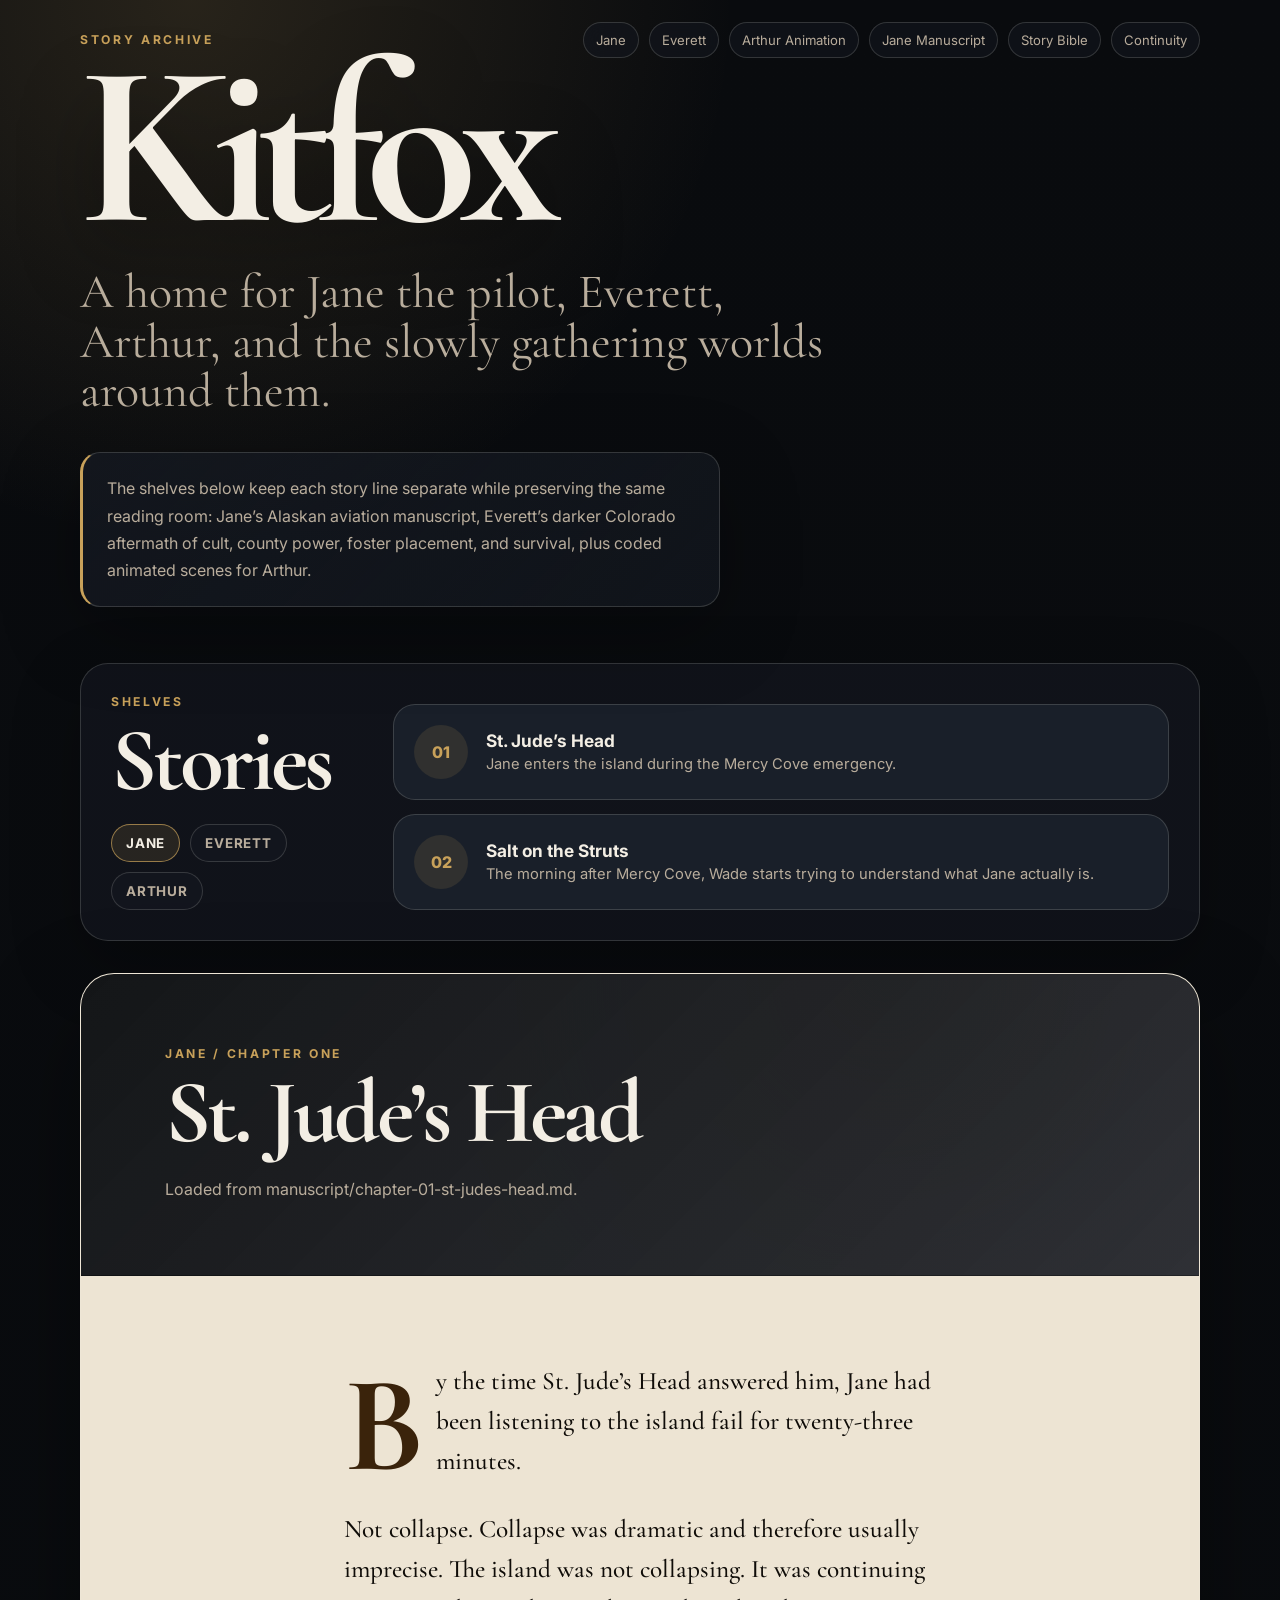
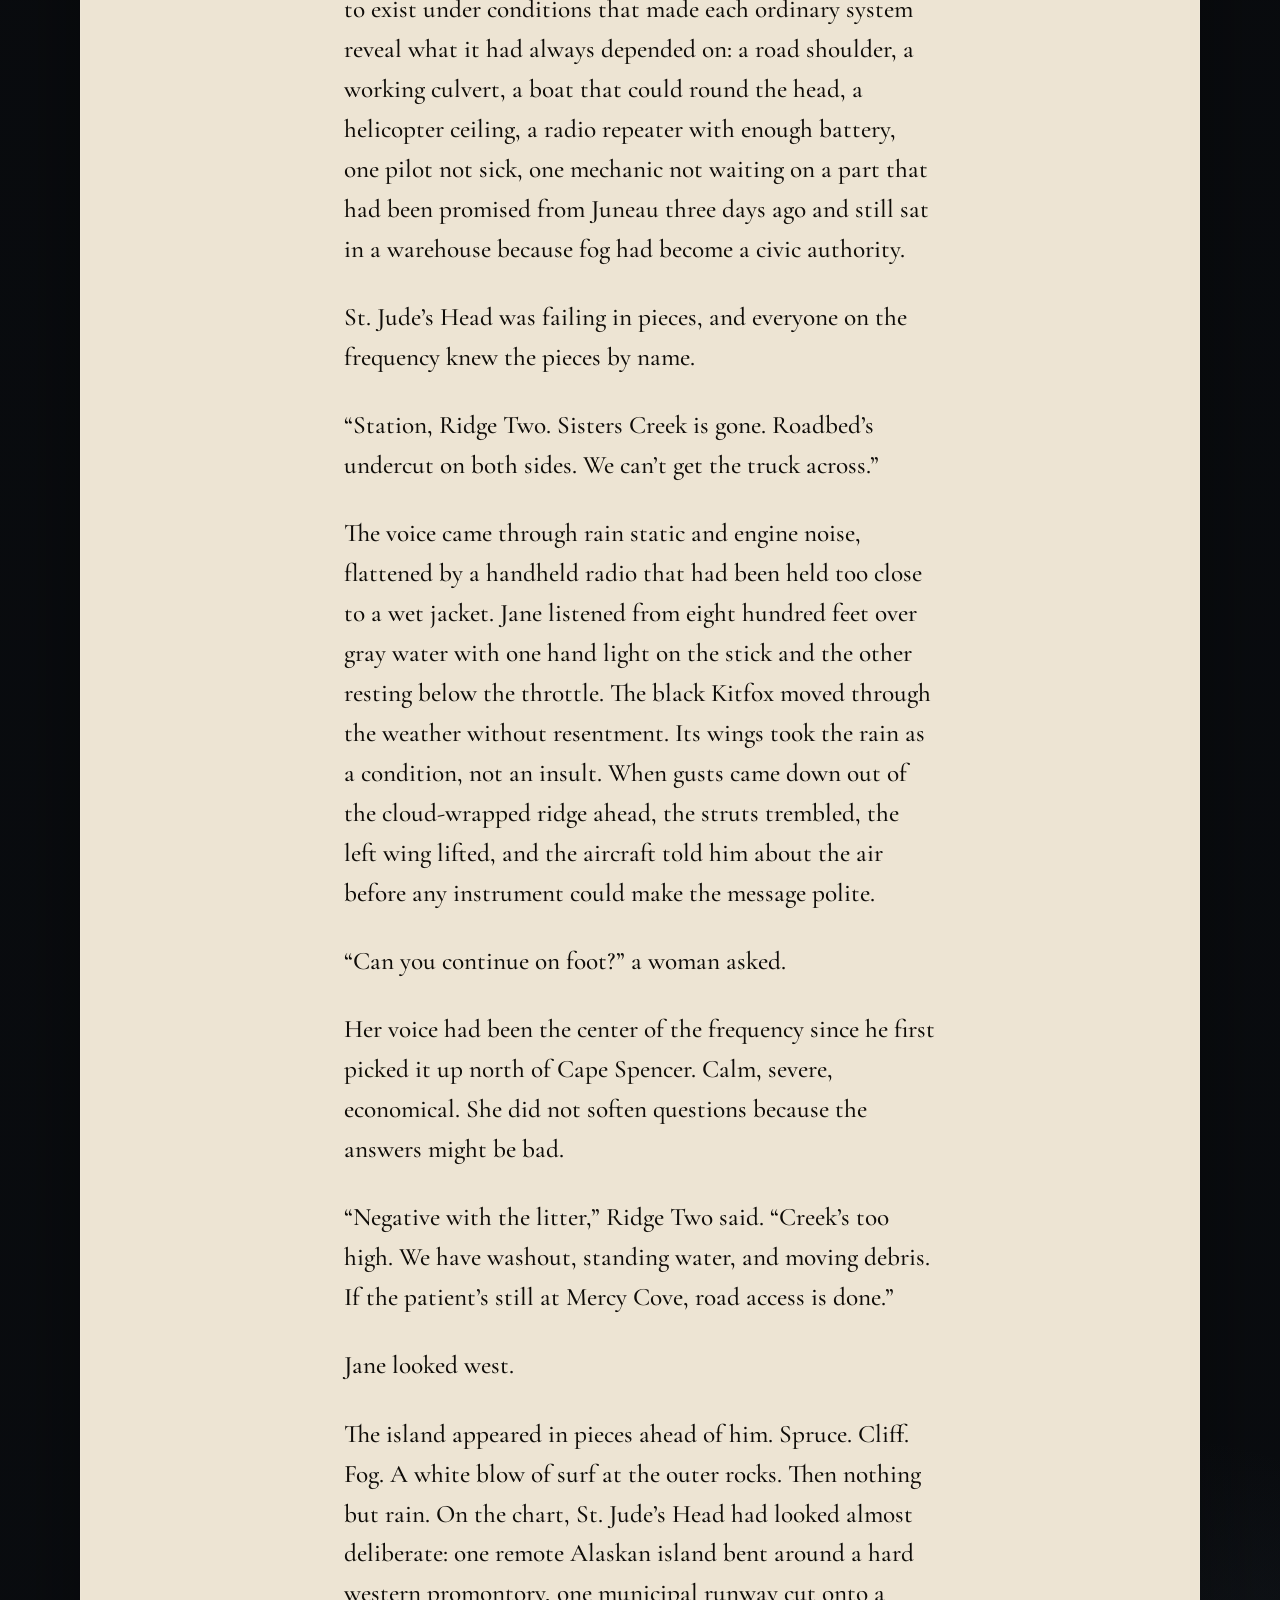
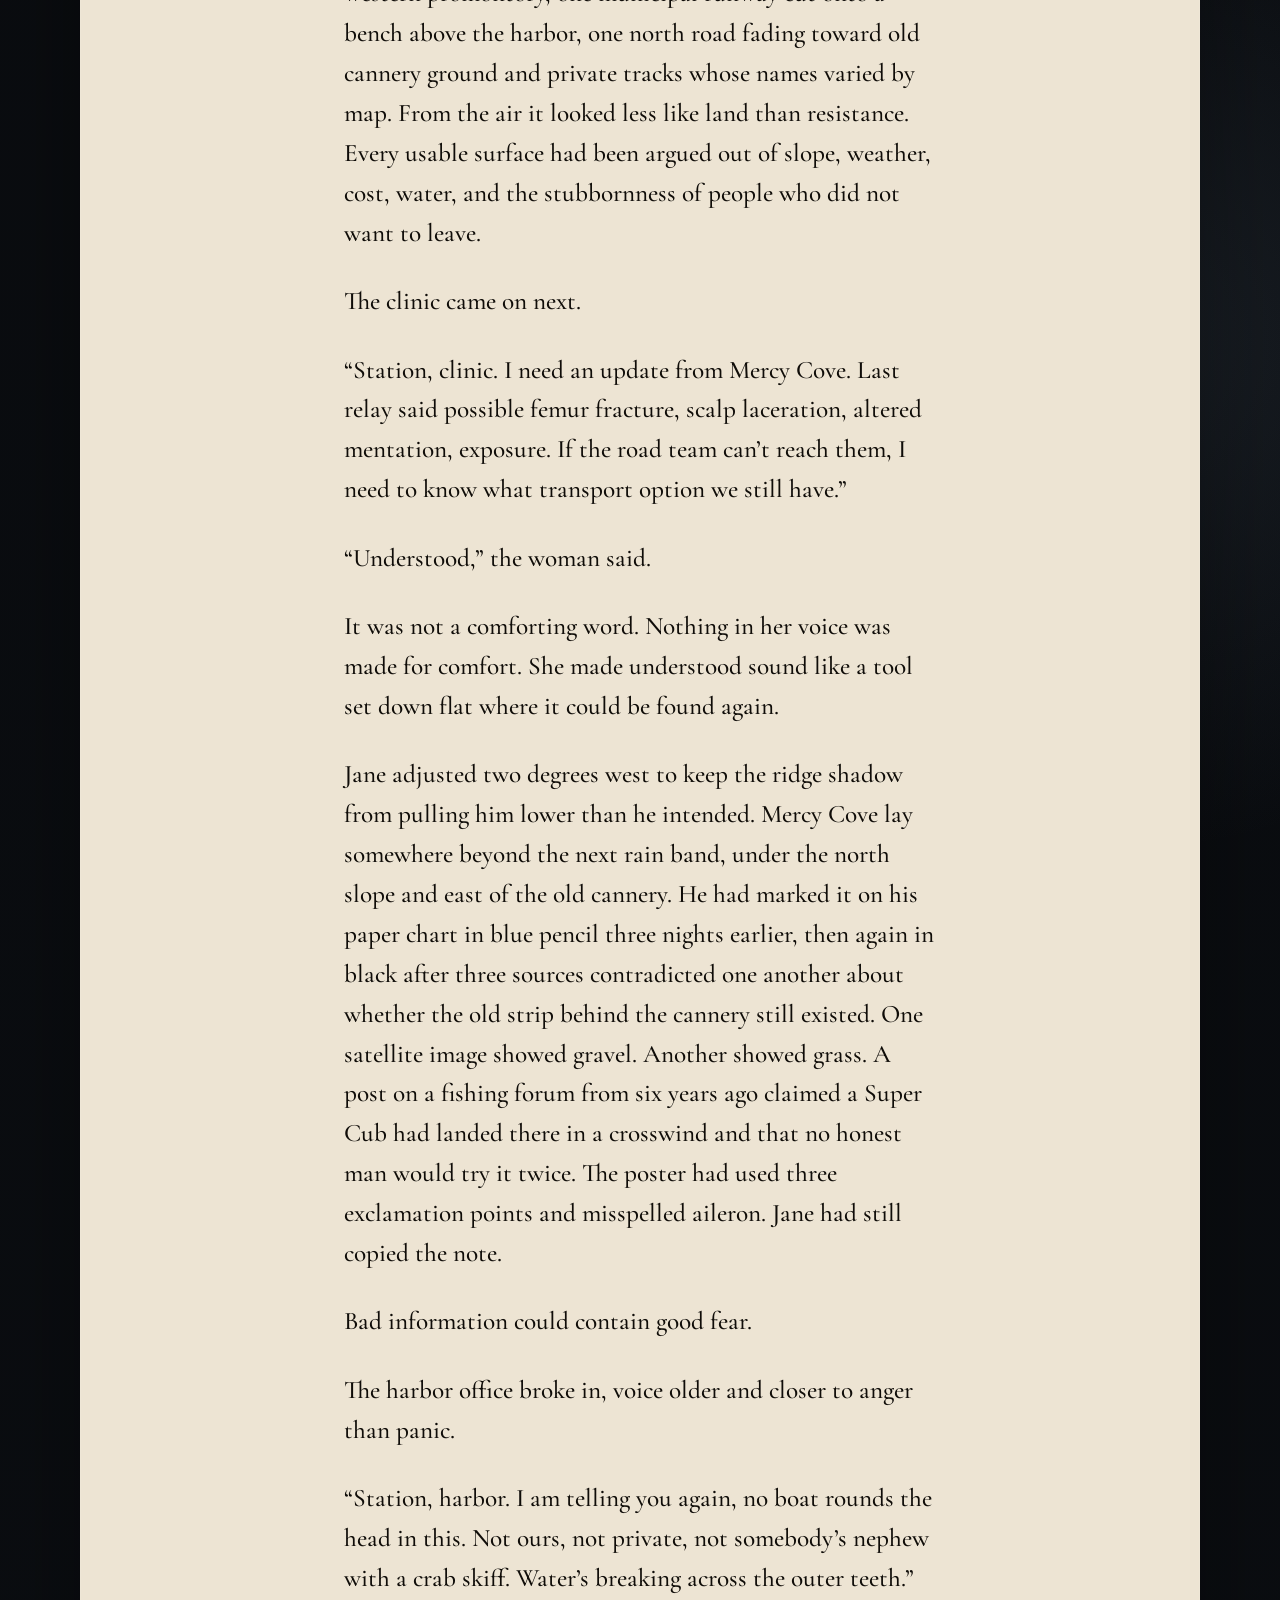
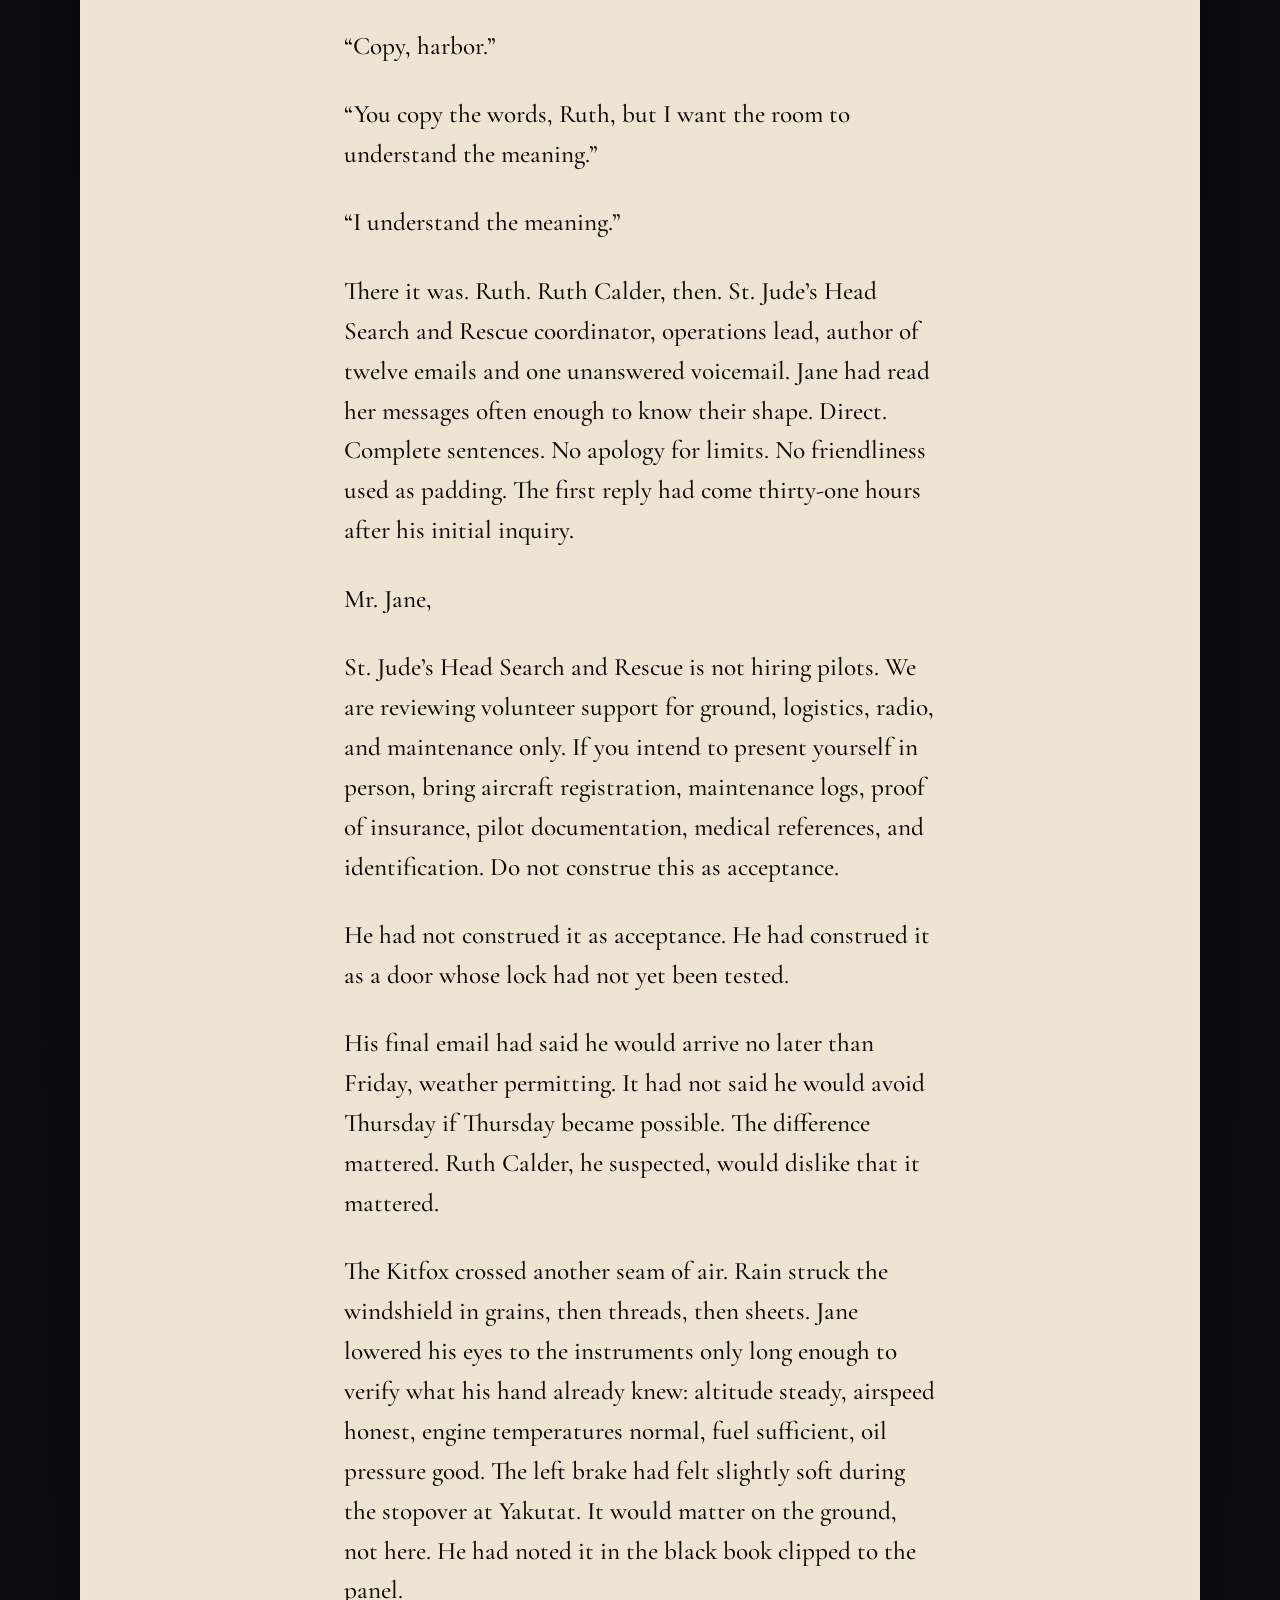
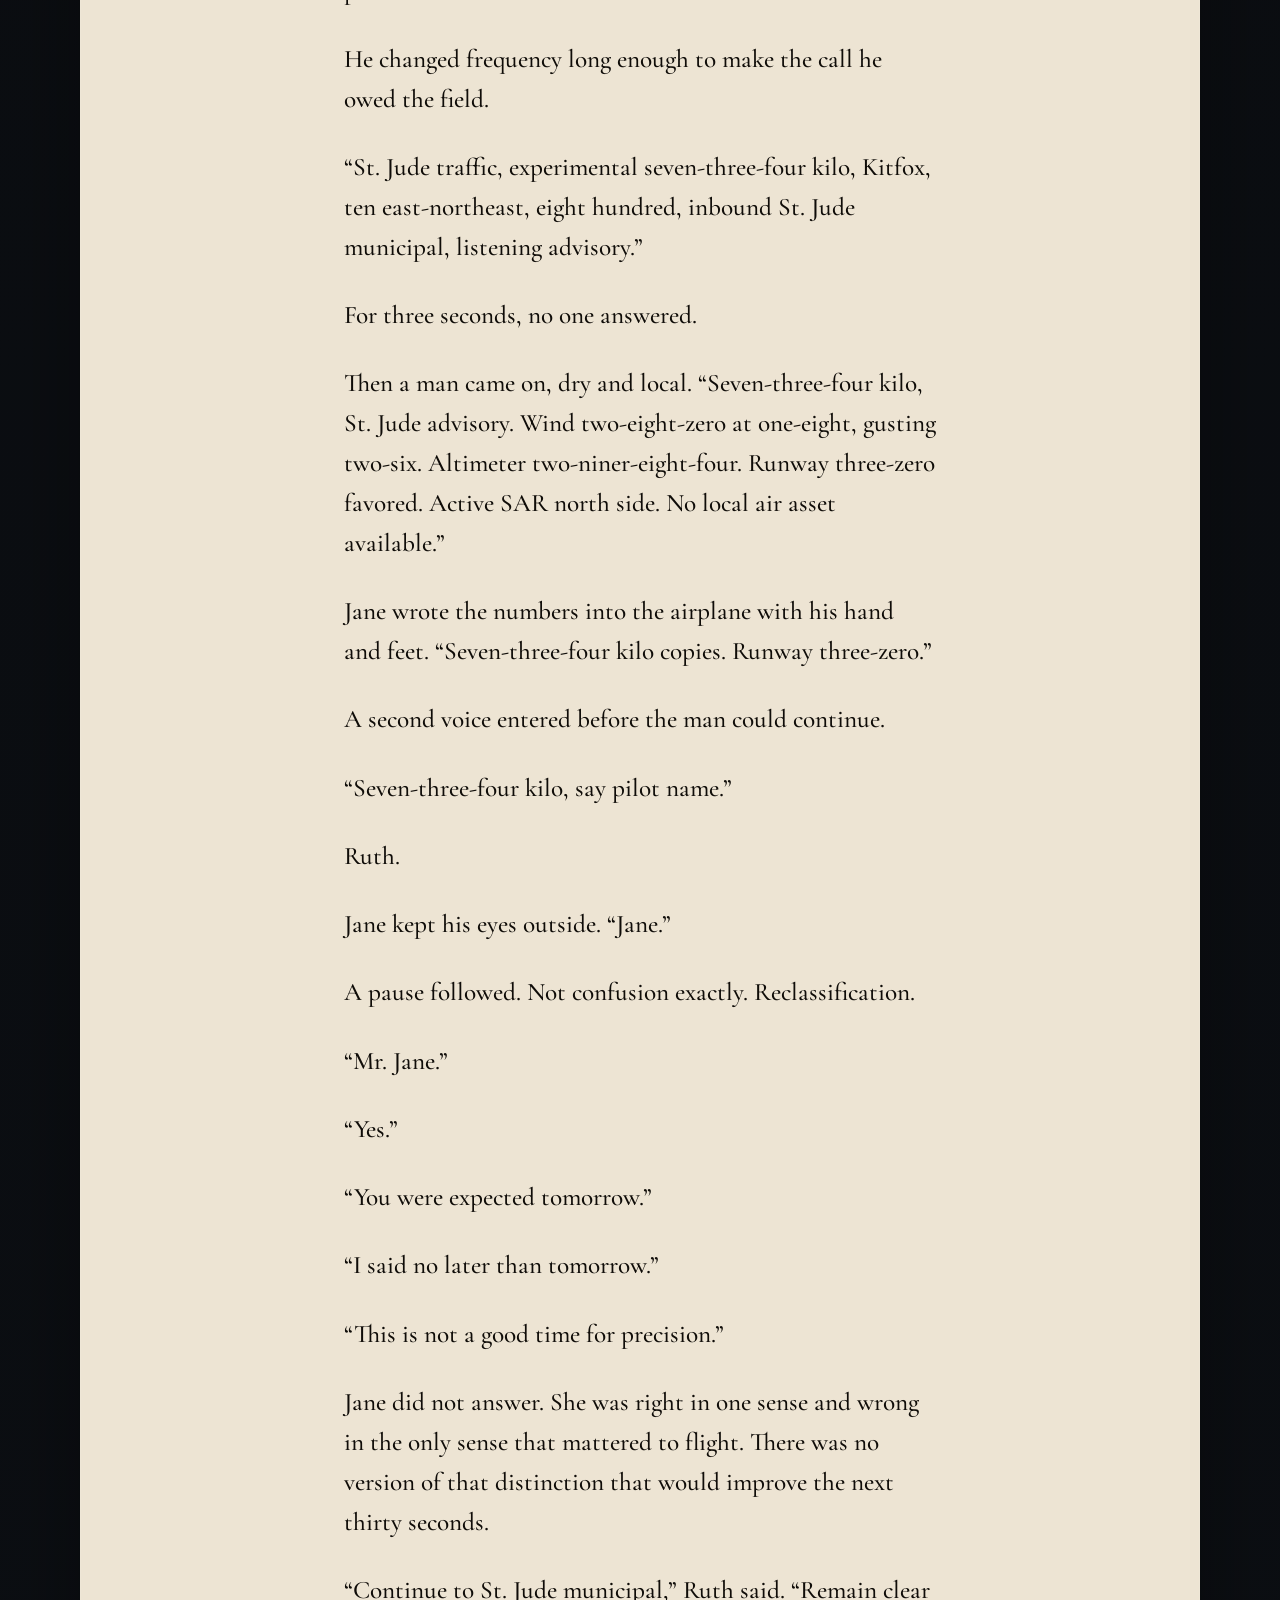
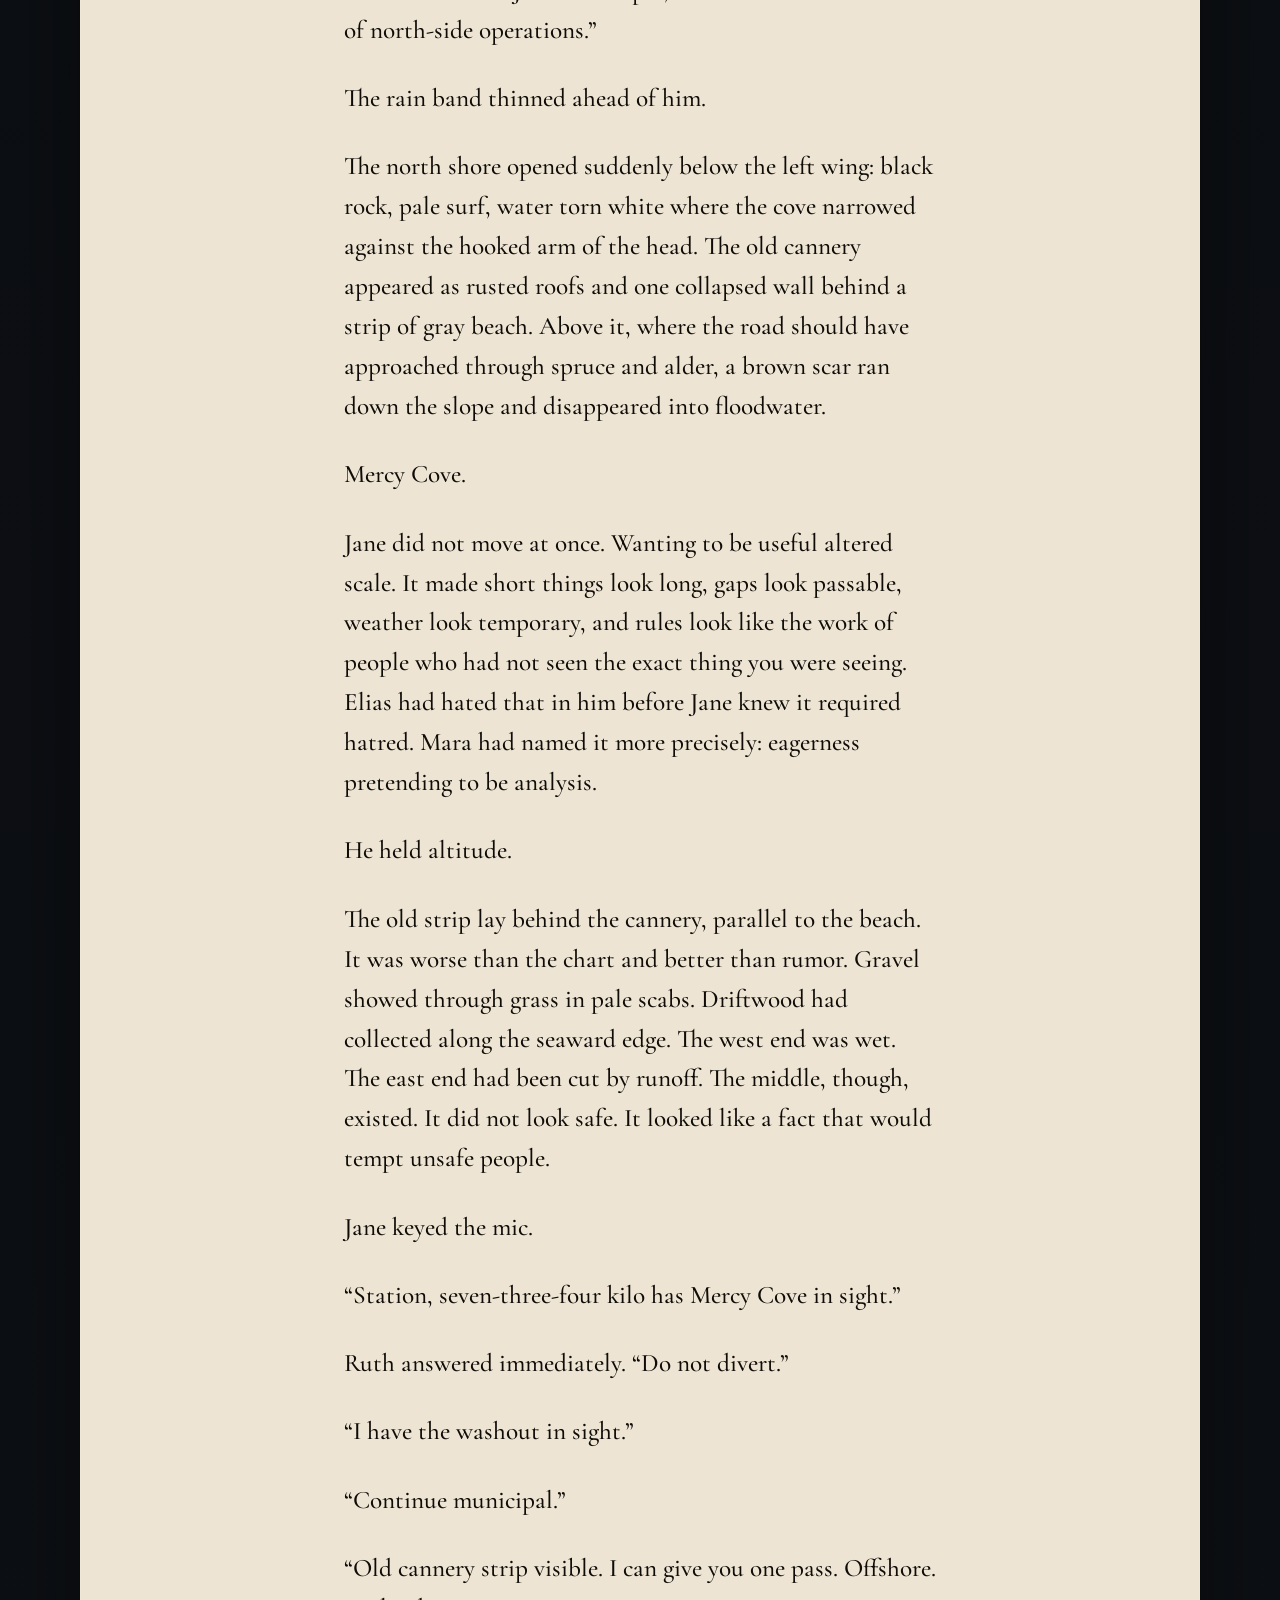
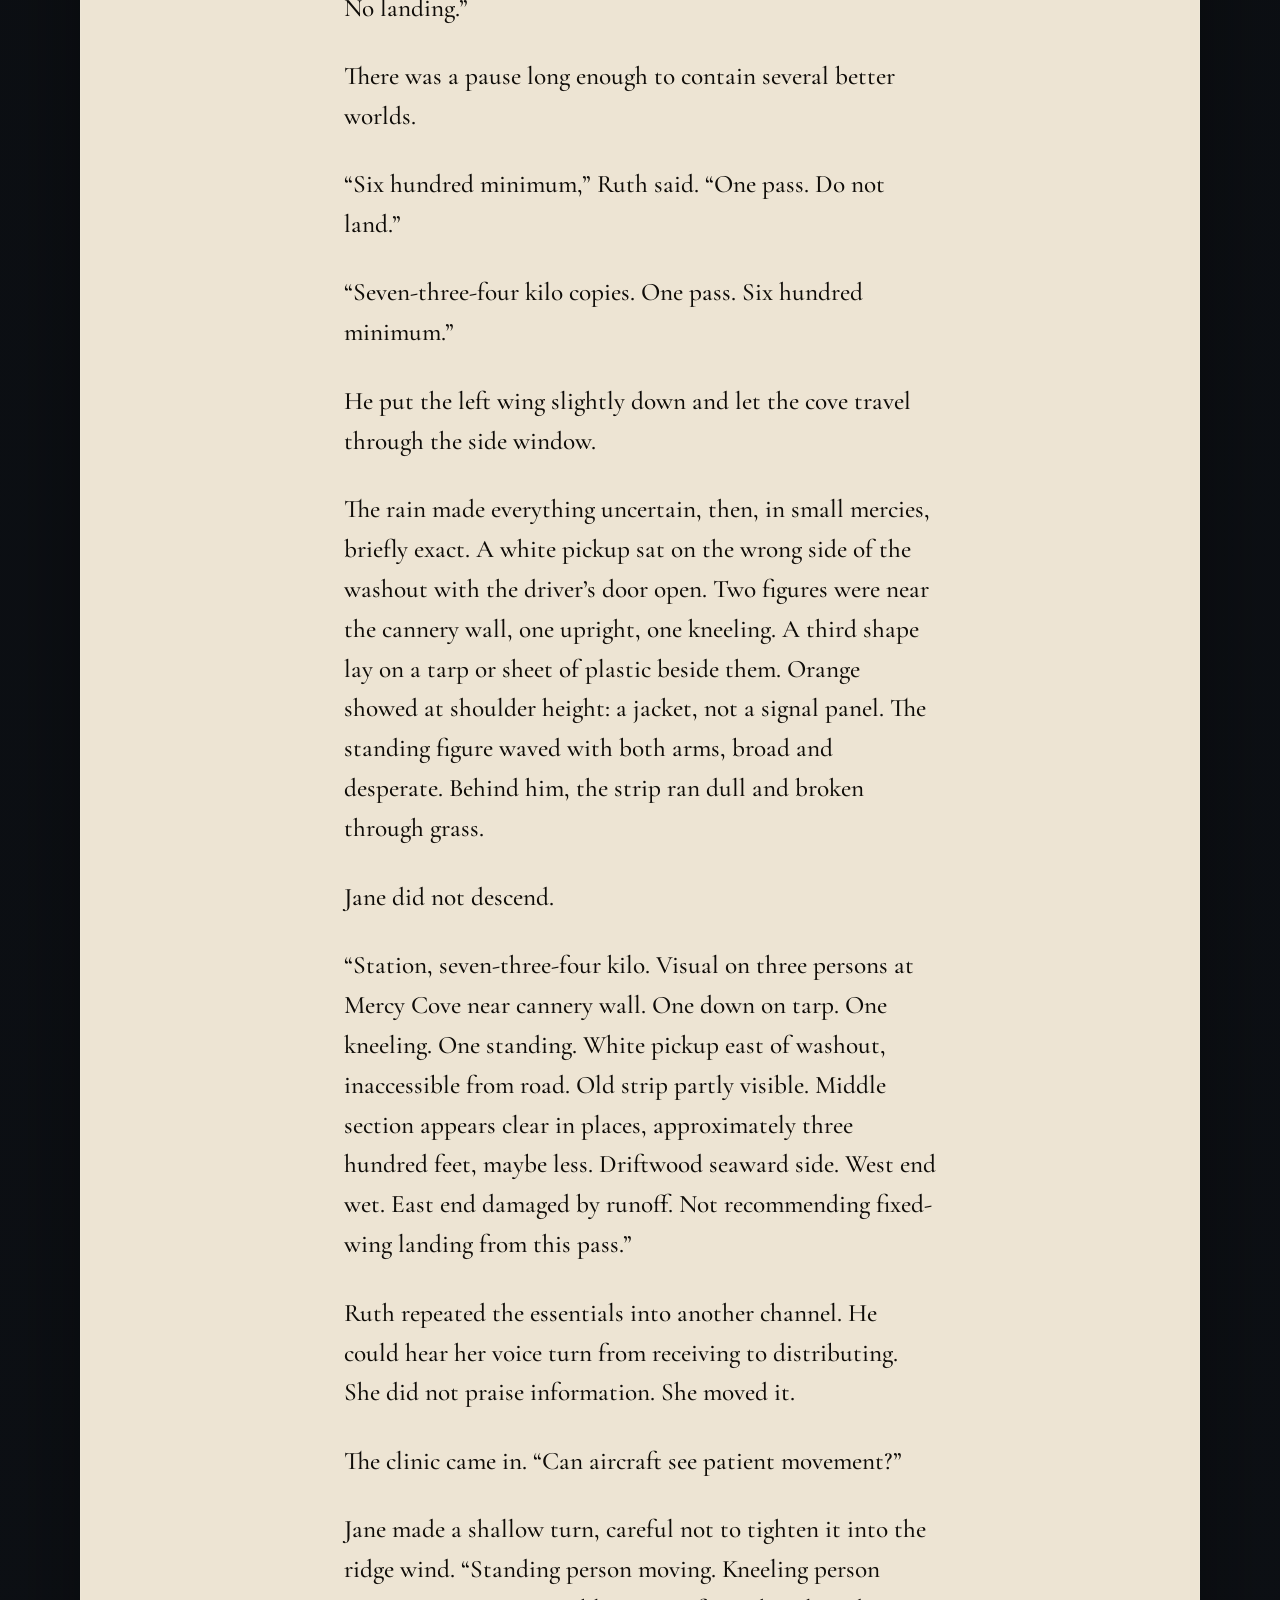
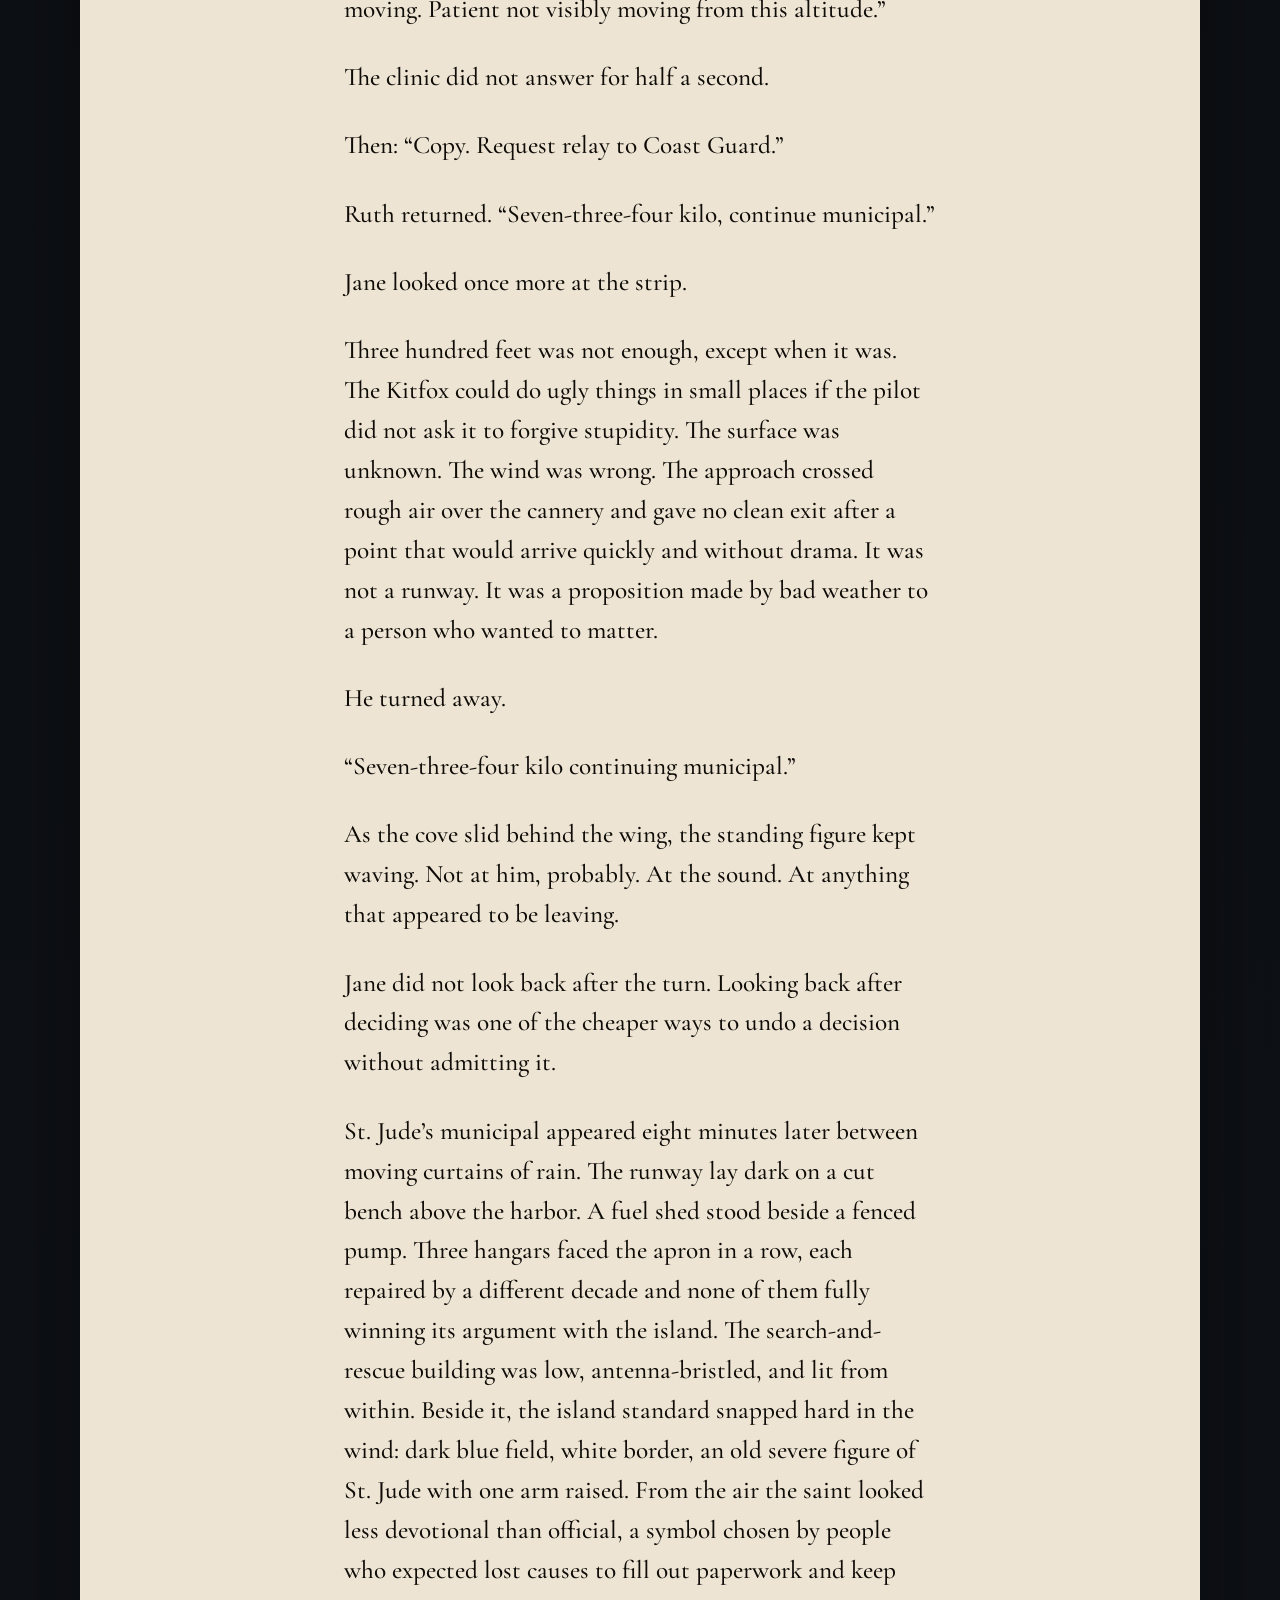
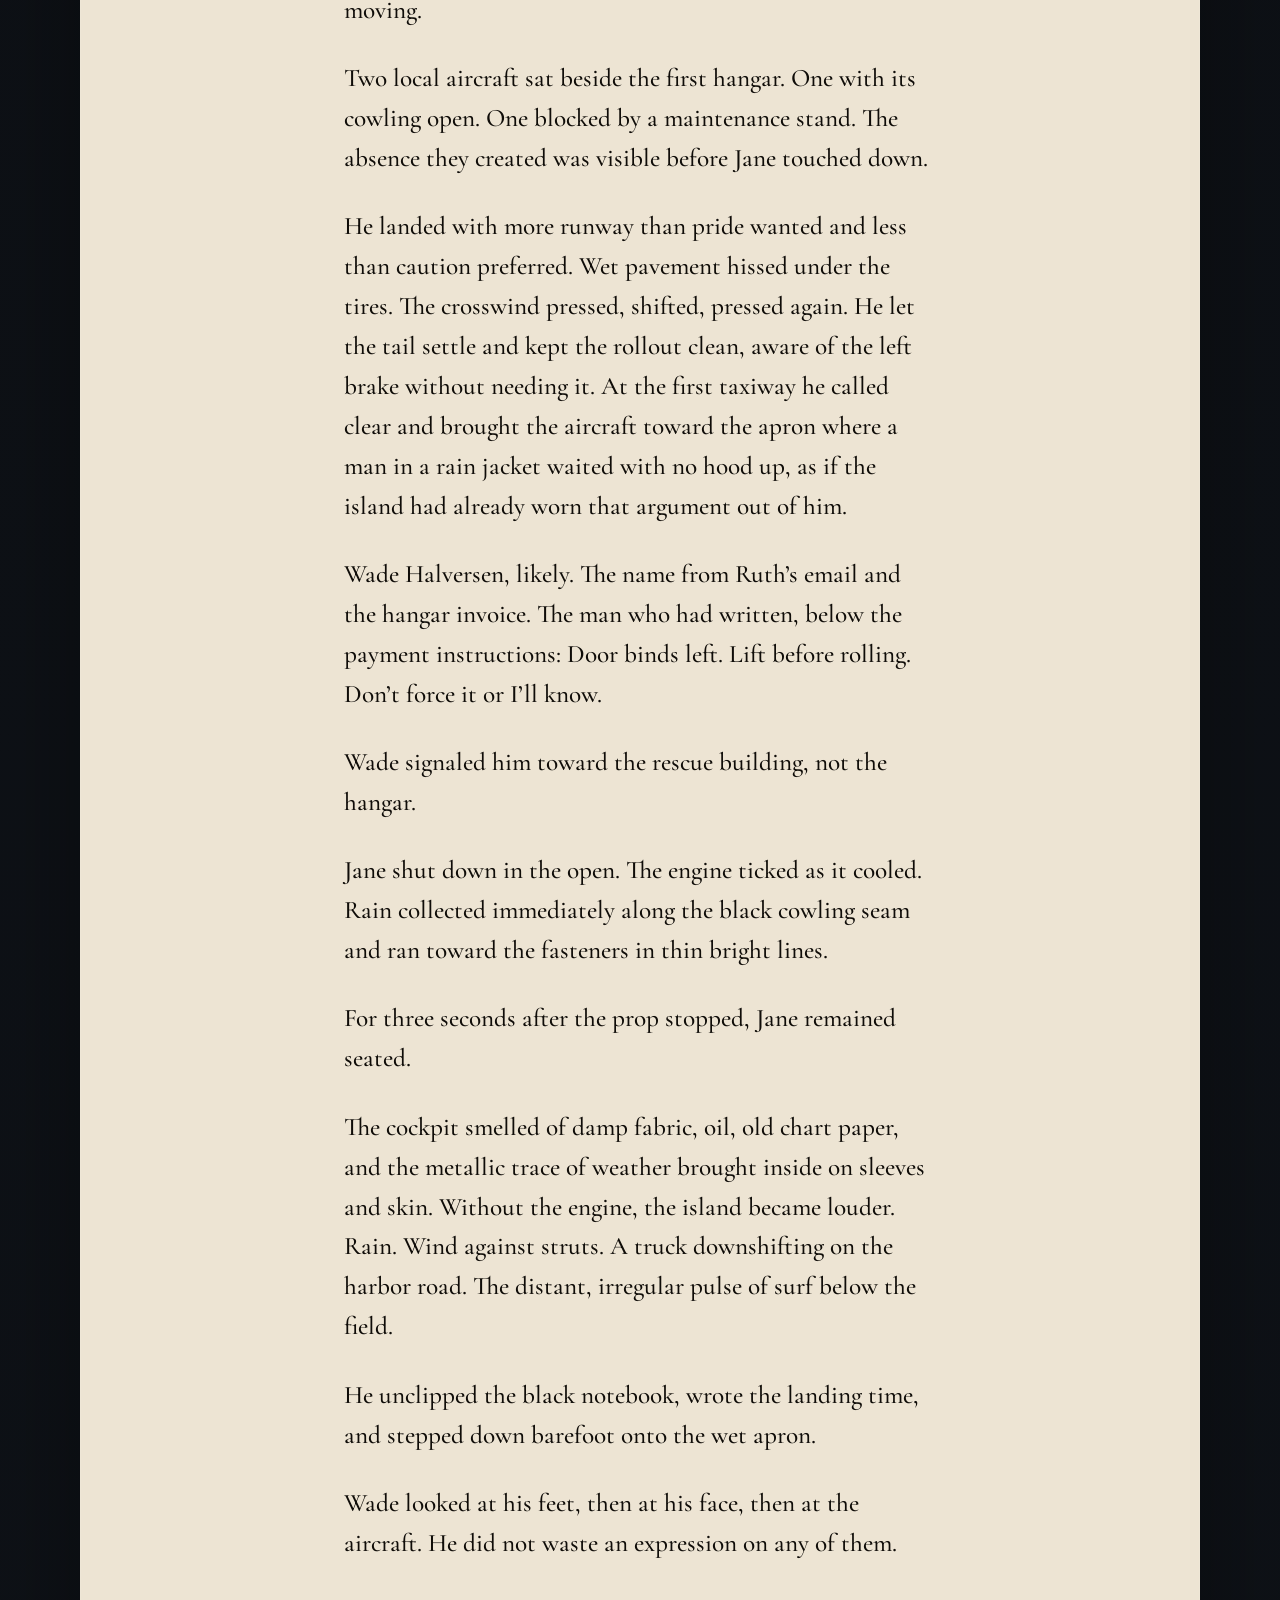
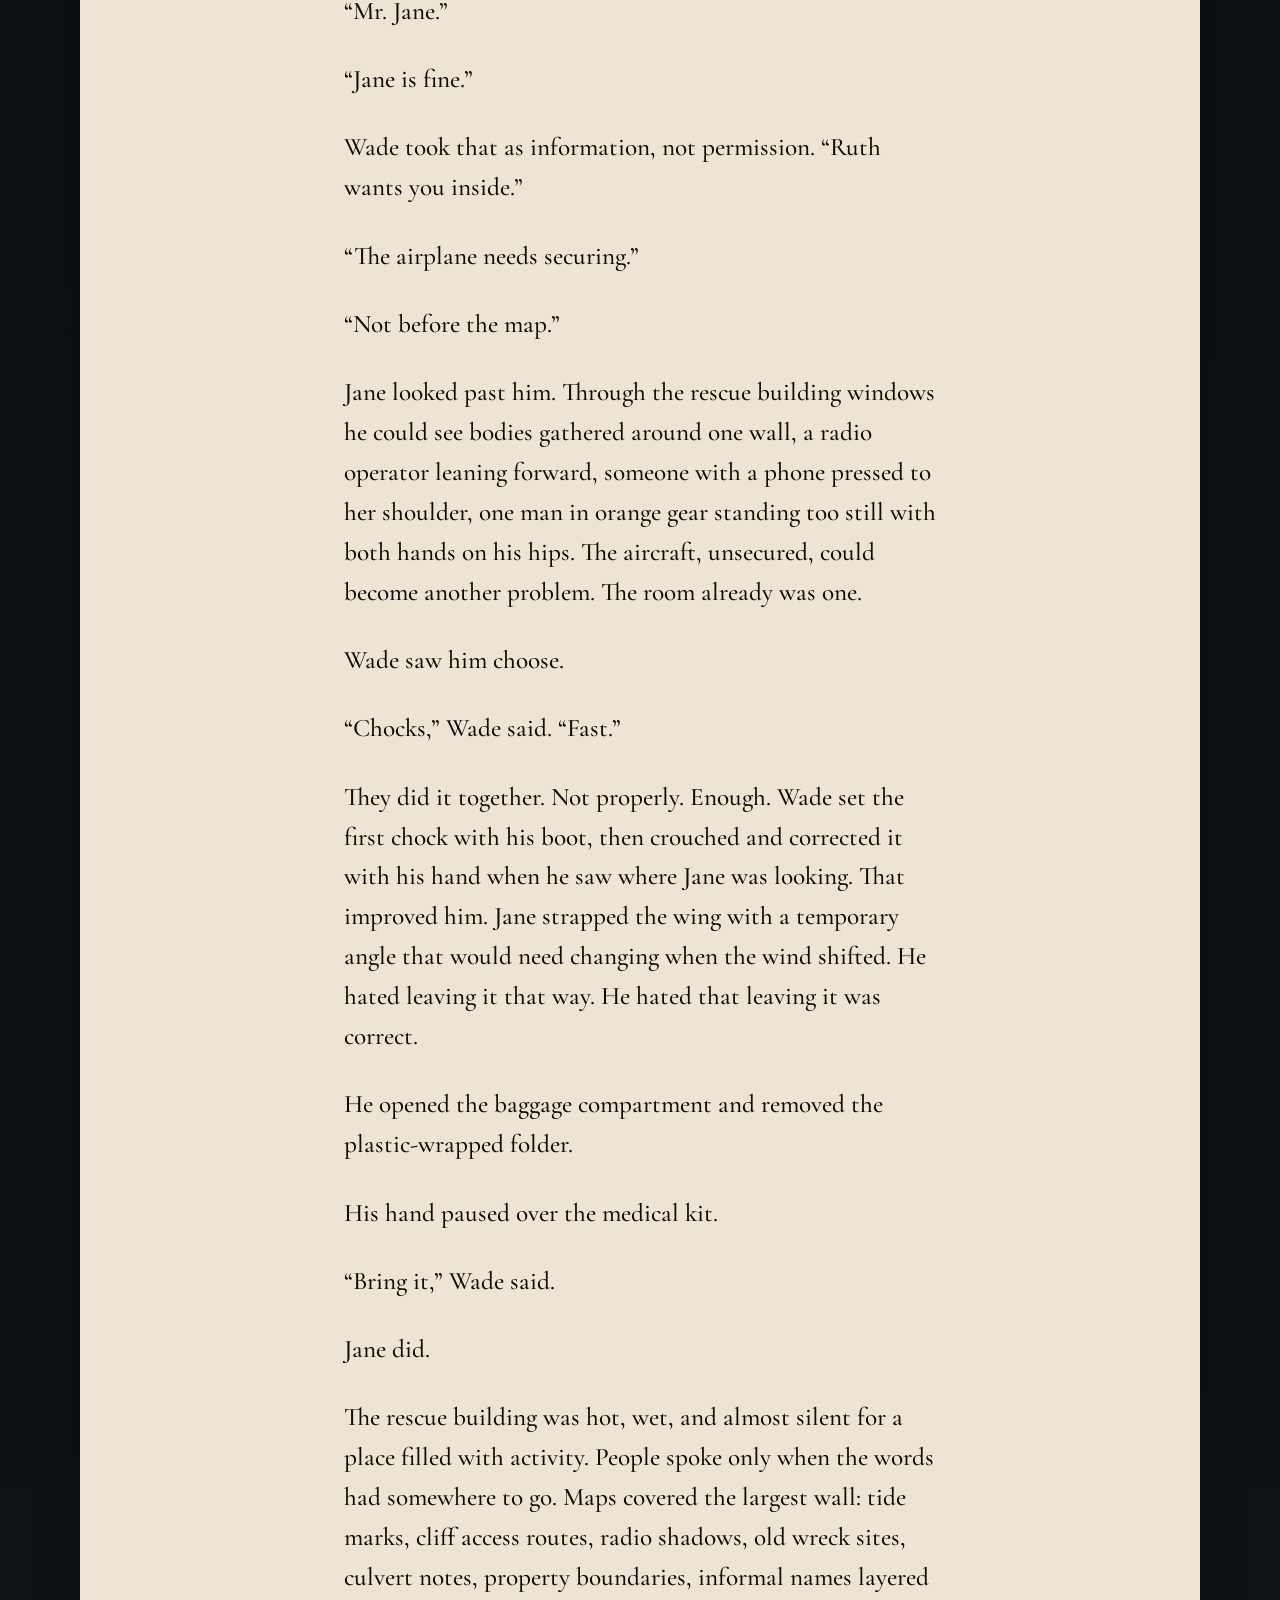
<file: index.html>
<!doctype html>
<html lang="en">
<head>
  <meta charset="utf-8" />
  <meta name="viewport" content="width=device-width, initial-scale=1" />
  <meta name="theme-color" content="#0b0d10" />
  <title>Story Archive — Kitfox</title>
  <link rel="preconnect" href="https://fonts.googleapis.com">
  <link rel="preconnect" href="https://fonts.gstatic.com" crossorigin>
  <link href="https://fonts.googleapis.com/css2?family=Cormorant+Garamond:wght@400;500;600;700&family=Inter:wght@400;500;600;700&display=swap" rel="stylesheet">
  <link rel="stylesheet" href="styles.css" />
  <link rel="stylesheet" href="archive.css" />
</head>
<body>
  <div class="page-shell">
    <header class="hero">
      <nav class="topline" aria-label="Main navigation">
        <a href="#jane-1" class="nav-link">Jane</a>
        <a href="#everett-1" class="nav-link">Everett</a>
        <a href="#arthur-1" class="nav-link">Arthur Animation</a>
        <a href="manuscript/README.md" class="nav-link">Jane Manuscript</a>
        <a href="canon/story-bible.md" class="nav-link">Story Bible</a>
        <a href="notes/continuity-log.md" class="nav-link">Continuity</a>
      </nav>

      <p class="eyebrow">Story Archive</p>
      <h1>Kitfox</h1>
      <p class="subtitle">A home for Jane the pilot, Everett, Arthur, and the slowly gathering worlds around them.</p>
      <div class="hero-card">
        <p>
          The shelves below keep each story line separate while preserving the same reading room: Jane’s Alaskan aviation manuscript, Everett’s darker Colorado aftermath of cult, county power, foster placement, and survival, plus coded animated scenes for Arthur.
        </p>
      </div>
    </header>

    <main>
      <section class="book-panel" aria-labelledby="story-list-title">
        <div>
          <p class="section-kicker">Shelves</p>
          <h2 id="story-list-title">Stories</h2>
          <div class="collection-tabs" role="tablist" aria-label="Story shelves">
            <button class="collection-tab active" type="button" data-collection-tab="jane">Jane</button>
            <button class="collection-tab" type="button" data-collection-tab="everett">Everett</button>
            <button class="collection-tab" type="button" data-collection-tab="arthur">Arthur</button>
          </div>
        </div>
        <div id="story-list" class="chapter-list" aria-live="polite"></div>
      </section>

      <article id="chapter" class="chapter" aria-live="polite">
        <div class="chapter-title-card">
          <p id="chapter-kicker" class="section-kicker">Jane / Chapter One</p>
          <h2 id="chapter-heading">St. Jude’s Head</h2>
          <p id="chapter-note" class="chapter-note">The formatted story is loaded from its canonical Markdown file in the repository.</p>
        </div>
        <div id="chapter-content" class="chapter-content">
          <p class="loading">Loading story...</p>
        </div>
      </article>
    </main>

    <footer class="site-footer">
      <p>Kitfox / Story Archive</p>
      <p><a href="https://github.com/jain-Igtm/kitfox">View repository</a></p>
    </footer>
  </div>

  <script src="site.js"></script>
</body>
</html>
</file>
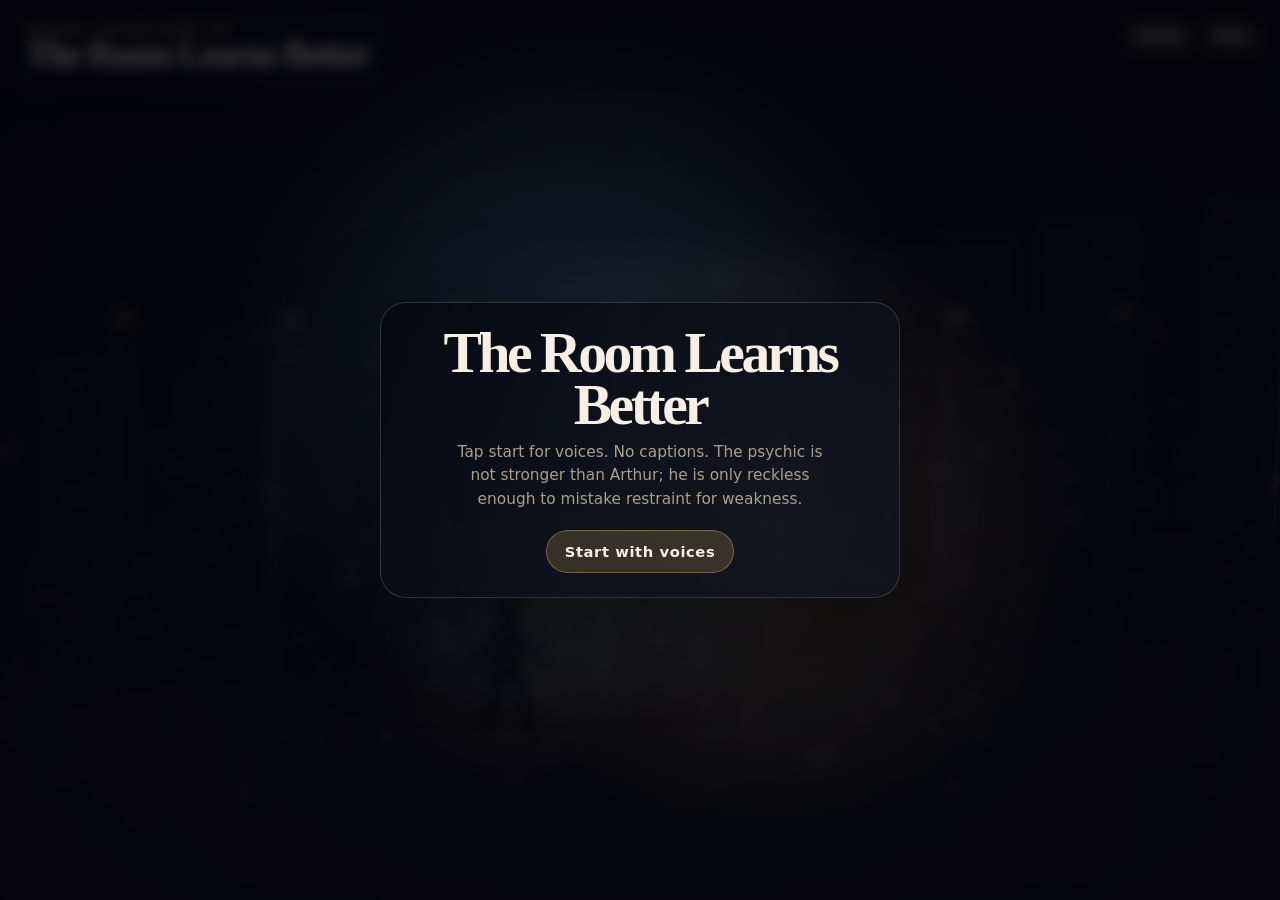
<file: animations/arthur-psychic-break.html>
<!doctype html>
<html lang="en">
<head>
  <meta charset="utf-8" />
  <meta name="viewport" content="width=device-width, initial-scale=1, viewport-fit=cover" />
  <meta name="theme-color" content="#03040a" />
  <title>Arthur — Voiced Psychic Scene</title>
  <style>
    :root {
      color-scheme: dark;
      --ink: #f5efe5;
      --muted: #a99f90;
      --line: rgba(245, 239, 229, 0.16);
      --gold: #d2ad67;
      --blue: #7db8ff;
    }

    * { box-sizing: border-box; }

    html, body {
      margin: 0;
      width: 100%;
      min-height: 100%;
      overflow: hidden;
      background: #03040a;
      color: var(--ink);
      font-family: Inter, ui-sans-serif, system-ui, -apple-system, BlinkMacSystemFont, "Segoe UI", sans-serif;
      touch-action: manipulation;
      user-select: none;
    }

    canvas {
      display: block;
      width: 100vw;
      height: 100vh;
      background: #03040a;
    }

    .topbar {
      position: fixed;
      left: max(12px, env(safe-area-inset-left));
      right: max(12px, env(safe-area-inset-right));
      top: max(12px, env(safe-area-inset-top));
      z-index: 5;
      display: flex;
      justify-content: space-between;
      align-items: flex-start;
      gap: 10px;
      pointer-events: none;
    }

    .title {
      max-width: min(520px, 68vw);
      padding: 11px 13px;
      border: 1px solid var(--line);
      border-radius: 17px;
      background: linear-gradient(135deg, rgba(5, 7, 14, 0.76), rgba(20, 24, 34, 0.42));
      backdrop-filter: blur(12px);
      box-shadow: 0 14px 46px rgba(0, 0, 0, 0.38);
    }

    .kicker {
      margin: 0 0 3px;
      color: var(--gold);
      text-transform: uppercase;
      letter-spacing: 0.18em;
      font-size: 0.62rem;
      font-weight: 900;
    }

    h1 {
      margin: 0;
      font-family: Georgia, "Times New Roman", serif;
      font-size: clamp(1.25rem, 4.8vw, 2.2rem);
      line-height: 0.98;
      letter-spacing: -0.04em;
    }

    .controls {
      pointer-events: auto;
      display: flex;
      gap: 7px;
      padding: 7px;
      border: 1px solid var(--line);
      border-radius: 999px;
      background: rgba(5, 7, 14, 0.7);
      backdrop-filter: blur(12px);
    }

    button {
      appearance: none;
      border: 1px solid rgba(210, 173, 103, 0.4);
      border-radius: 999px;
      padding: 8px 10px;
      background: rgba(210, 173, 103, 0.13);
      color: var(--ink);
      font: inherit;
      font-size: 0.74rem;
      font-weight: 850;
      letter-spacing: 0.04em;
    }

    .gate {
      position: fixed;
      inset: 0;
      z-index: 8;
      display: grid;
      place-items: center;
      padding: 22px;
      background:
        radial-gradient(circle at 45% 42%, rgba(125, 184, 255, 0.17), transparent 22rem),
        radial-gradient(circle at 60% 58%, rgba(210, 173, 103, 0.15), transparent 20rem),
        rgba(3, 4, 10, 0.74);
      backdrop-filter: blur(7px);
    }

    .gate-card {
      width: min(520px, 92vw);
      padding: 24px;
      border: 1px solid var(--line);
      border-radius: 26px;
      background: linear-gradient(135deg, rgba(7, 9, 16, 0.9), rgba(18, 22, 32, 0.76));
      box-shadow: 0 24px 90px rgba(0, 0, 0, 0.55);
      text-align: center;
    }

    .gate-card h2 {
      margin: 0 0 10px;
      font-family: Georgia, "Times New Roman", serif;
      font-size: clamp(2rem, 9vw, 3.6rem);
      line-height: 0.9;
      letter-spacing: -0.06em;
    }

    .gate-card p {
      margin: 0 auto 18px;
      max-width: 38ch;
      color: var(--muted);
      line-height: 1.55;
      font-size: 0.96rem;
    }

    .start {
      padding: 12px 18px;
      font-size: 0.92rem;
      background: rgba(210, 173, 103, 0.2);
    }

    .hidden { display: none; }

    @media (max-width: 640px) {
      .title { max-width: 64vw; padding: 10px 11px; }
      .controls { padding: 5px; gap: 5px; }
      button { padding: 7px 9px; font-size: 0.68rem; }
    }
  </style>
</head>
<body>
  <canvas id="scene" aria-label="Voiced coded animation of Arthur in a psychic confrontation"></canvas>

  <div class="topbar">
    <div class="title">
      <p class="kicker">Arthur / voiced scene set</p>
      <h1>The Room Learns Better</h1>
    </div>
    <div class="controls">
      <button id="replay" type="button">Replay</button>
      <button id="mute" type="button">Mute</button>
    </div>
  </div>

  <div id="gate" class="gate">
    <div class="gate-card">
      <h2>The Room Learns Better</h2>
      <p>Tap start for voices. No captions. The psychic is not stronger than Arthur; he is only reckless enough to mistake restraint for weakness.</p>
      <button id="start" class="start" type="button">Start with voices</button>
    </div>
  </div>

  <script>
    const canvas = document.getElementById("scene");
    const ctx = canvas.getContext("2d", { alpha: false });
    const gate = document.getElementById("gate");
    const startBtn = document.getElementById("start");
    const replayBtn = document.getElementById("replay");
    const muteBtn = document.getElementById("mute");

    let W = 0;
    let H = 0;
    let DPR = 1;
    let startedAt = performance.now();
    let running = false;
    let muted = false;
    let audioCtx = null;
    let voiceReady = false;
    let spoken = new Set();

    const duration = 54;
    const people = [];
    const debris = [];
    const rain = [];
    const lights = [];
    const papers = [];

    const rand = (a, b) => a + Math.random() * (b - a);
    const clamp = (v, a, b) => Math.max(a, Math.min(b, v));
    const lerp = (a, b, p) => a + (b - a) * p;
    const ease = (p) => p < 0.5 ? 2 * p * p : 1 - Math.pow(-2 * p + 2, 2) / 2;
    const out = (p) => 1 - Math.pow(1 - p, 3);
    const inn = (p) => p * p * p;
    const seg = (t, a, b) => clamp((t - a) / (b - a), 0, 1);
    const pulse = (t, s = 1) => (Math.sin(t * s) + 1) * 0.5;

    const lines = [
      { at: 1.3, who: "bystander", text: "Rain's coming sideways. You see that?", rate: 1.03, pitch: 1.12 },
      { at: 4.0, who: "opponent", text: "Arthur.", rate: 0.82, pitch: 0.72 },
      { at: 5.4, who: "arthur", text: "No.", rate: 0.86, pitch: 0.82 },
      { at: 8.6, who: "opponent", text: "You felt the hook. Good.", rate: 0.9, pitch: 0.76 },
      { at: 10.2, who: "arthur", text: "Move the people first.", rate: 0.94, pitch: 0.84 },
      { at: 13.6, who: "driver", text: "Everybody back! Back!", rate: 1.16, pitch: 1.03 },
      { at: 17.1, who: "opponent", text: "Still spending yourself on strangers.", rate: 0.9, pitch: 0.76 },
      { at: 19.4, who: "arthur", text: "You are standing with them.", rate: 0.84, pitch: 0.82 },
      { at: 24.1, who: "opponent", text: "Then stop holding the street together.", rate: 0.92, pitch: 0.74 },
      { at: 28.7, who: "arthur", text: "Fine.", rate: 0.72, pitch: 0.76 },
      { at: 34.9, who: "opponent", text: "Wait.", rate: 1.04, pitch: 0.88 },
      { at: 38.5, who: "arthur", text: "Stay down.", rate: 0.78, pitch: 0.78 },
      { at: 43.6, who: "bystander", text: "What did he do?", rate: 1.08, pitch: 1.16 },
      { at: 46.2, who: "arthur", text: "Less than he could have.", rate: 0.86, pitch: 0.82 }
    ];

    function resize() {
      DPR = Math.min(devicePixelRatio || 1, 2);
      W = Math.floor(innerWidth);
      H = Math.floor(innerHeight);
      canvas.width = Math.floor(W * DPR);
      canvas.height = Math.floor(H * DPR);
      canvas.style.width = W + "px";
      canvas.style.height = H + "px";
      ctx.setTransform(DPR, 0, 0, DPR, 0, 0);
      seed();
    }

    function seed() {
      people.length = 0;
      debris.length = 0;
      rain.length = 0;
      lights.length = 0;
      papers.length = 0;

      for (let i = 0; i < 9; i++) {
        people.push({
          x: rand(0.06, 0.94), y: rand(0.64, 0.78),
          s: rand(0.56, 0.92), phase: rand(0, 9),
          dir: Math.random() > 0.5 ? 1 : -1,
          hurry: rand(0.4, 1.25), color: rand(0, 1)
        });
      }

      for (let i = 0; i < 180; i++) {
        debris.push({
          x: rand(-0.08, 1.08), y: rand(0.36, 0.9), r: rand(1.2, 5.8),
          a: rand(0, Math.PI * 2), spin: rand(-2.8, 2.8), w: rand(0.6, 1.9), d: rand(0, 1)
        });
      }

      for (let i = 0; i < 140; i++) {
        rain.push({ x: rand(0, 1), y: rand(0, 1), len: rand(10, 34), speed: rand(0.5, 1.7), d: rand(0, 1) });
      }

      for (let i = 0; i < 8; i++) lights.push({ x: 0.08 + i * 0.13, h: rand(0.2, 0.38), flick: rand(0, 12) });
      for (let i = 0; i < 80; i++) papers.push({ x: rand(0.04, 0.96), y: rand(0.38, 0.82), a: rand(0, 6.28), d: rand(0, 1) });
    }

    addEventListener("resize", resize, { passive: true });
    resize();

    function reset(withVoice = true) {
      startedAt = performance.now();
      spoken.clear();
      if (speechSynthesis) speechSynthesis.cancel();
      if (withVoice && running && !muted) primeAudio();
    }

    replayBtn.onclick = () => reset(true);
    muteBtn.onclick = () => {
      muted = !muted;
      muteBtn.textContent = muted ? "Unmute" : "Mute";
      if (muted && speechSynthesis) speechSynthesis.cancel();
    };

    startBtn.onclick = () => {
      running = true;
      gate.classList.add("hidden");
      primeAudio();
      reset(true);
    };

    function primeAudio() {
      if (!audioCtx) audioCtx = new (window.AudioContext || window.webkitAudioContext)();
      if (audioCtx.state === "suspended") audioCtx.resume();
      voiceReady = true;
    }

    function voiceFor(who) {
      const voices = speechSynthesis.getVoices ? speechSynthesis.getVoices() : [];
      const english = voices.filter(v => /en/i.test(v.lang || ""));
      if (!english.length) return null;
      const lower = english.find(v => /male|david|mark|guy|daniel|fred/i.test(v.name));
      const bright = english.find(v => /female|zira|samantha|victoria|karen|susan/i.test(v.name));
      if (who === "arthur") return lower || english[0];
      if (who === "opponent") return english[1] || lower || english[0];
      return bright || english[0];
    }

    function speak(line) {
      if (muted || !voiceReady || !window.speechSynthesis) return;
      const u = new SpeechSynthesisUtterance(line.text);
      u.voice = voiceFor(line.who);
      u.rate = line.rate;
      u.pitch = line.pitch;
      u.volume = line.who === "bystander" || line.who === "driver" ? 0.82 : 1;
      speechSynthesis.speak(u);
    }

    function tone(freq, dur, gain = 0.05, type = "sine") {
      if (muted || !audioCtx) return;
      const osc = audioCtx.createOscillator();
      const g = audioCtx.createGain();
      osc.type = type;
      osc.frequency.value = freq;
      g.gain.setValueAtTime(0.0001, audioCtx.currentTime);
      g.gain.exponentialRampToValueAtTime(gain, audioCtx.currentTime + 0.025);
      g.gain.exponentialRampToValueAtTime(0.0001, audioCtx.currentTime + dur);
      osc.connect(g).connect(audioCtx.destination);
      osc.start();
      osc.stop(audioCtx.currentTime + dur + 0.03);
    }

    function handleAudio(t) {
      if (!running || muted) return;
      for (const line of lines) {
        const id = "line" + line.at;
        if (t >= line.at && !spoken.has(id)) {
          spoken.add(id);
          speak(line);
        }
      }
      const bangs = [8.1, 13.2, 23.7, 28.5, 31.4, 36.1];
      for (const b of bangs) {
        const id = "bang" + b;
        if (t >= b && !spoken.has(id)) {
          spoken.add(id);
          tone(b > 28 ? 42 : 76, b > 28 ? 1.2 : 0.42, b > 28 ? 0.1 : 0.07, b > 28 ? "sawtooth" : "triangle");
        }
      }
    }

    function bg(t, scene, strain, release, flash) {
      const sky = ctx.createLinearGradient(0, 0, 0, H);
      sky.addColorStop(0, `rgb(${Math.floor(4 + release * 45 + flash * 200)}, ${Math.floor(6 + release * 35 + flash * 190)}, ${Math.floor(13 + release * 52 + flash * 170)})`);
      sky.addColorStop(0.58, `rgb(${Math.floor(9 + release * 36 + flash * 160)}, ${Math.floor(12 + release * 30 + flash * 150)}, ${Math.floor(22 + release * 46 + flash * 140)})`);
      sky.addColorStop(1, "#03040a");
      ctx.fillStyle = sky;
      ctx.fillRect(0, 0, W, H);

      const horizon = H * 0.61;
      ctx.fillStyle = `rgba(${12 + scene * 2}, ${15 + scene * 2}, ${24 + scene * 2}, 0.96)`;
      ctx.fillRect(0, horizon, W, H - horizon);

      ctx.save();
      ctx.translate(-scene * W * 0.045, 0);
      for (let i = 0; i < 9; i++) {
        const x = W * (0.03 + i * 0.13);
        const bw = W * (0.08 + (i % 3) * 0.018);
        const bh = H * (0.22 + ((i * 17) % 8) * 0.025);
        ctx.fillStyle = `rgba(${13 + i}, ${17 + i}, ${29 + i}, ${0.68 + strain * 0.12})`;
        ctx.fillRect(x, horizon - bh, bw, bh);
        for (let y = horizon - bh + 18; y < horizon - 18; y += 28) {
          const on = pulse(t * (3 + i * 0.1) + y, 1) > 0.35;
          ctx.fillStyle = on ? `rgba(218, 181, 101, ${0.08 + strain * 0.18})` : "rgba(218,181,101,0.025)";
          ctx.fillRect(x + 10, y, bw * 0.18, 5);
          ctx.fillRect(x + bw * 0.58, y + 6, bw * 0.16, 5);
        }
      }
      ctx.restore();

      for (const l of lights) {
        const broken = seg(t, 12 + l.x * 8, 13.7 + l.x * 8);
        const glow = (1 - broken) * (0.22 + pulse(t * 9 + l.flick, 1) * 0.24) + release * 0.32;
        const x = l.x * W;
        ctx.strokeStyle = "rgba(98, 103, 112, 0.7)";
        ctx.lineWidth = 3;
        ctx.beginPath();
        ctx.moveTo(x, H * 0.77);
        ctx.lineTo(x + W * 0.012, H * (0.38 - l.h * 0.1));
        ctx.stroke();
        ctx.fillStyle = `rgba(228, 190, 110, ${glow})`;
        ctx.beginPath();
        ctx.ellipse(x + W * 0.018, H * (0.38 - l.h * 0.1), 11 + release * 22, 7 + release * 12, -0.15, 0, Math.PI * 2);
        ctx.fill();
      }

      ctx.fillStyle = "rgba(20, 22, 28, 0.72)";
      ctx.beginPath();
      ctx.moveTo(0, H * 0.77);
      ctx.lineTo(W, H * 0.71);
      ctx.lineTo(W, H);
      ctx.lineTo(0, H);
      ctx.closePath();
      ctx.fill();

      ctx.fillStyle = "rgba(210, 173, 103, 0.1)";
      for (let i = 0; i < 7; i++) ctx.fillRect(W * (0.06 + i * 0.16), H * 0.81 + Math.sin(i) * 8, W * 0.075, 3);
    }

    function rainLayer(t, force, release) {
      ctx.save();
      ctx.lineCap = "round";
      for (const r of rain) {
        const x = ((r.x + t * 0.015 * r.speed + force * 0.08) % 1) * W;
        const y = ((r.y + t * 0.1 * r.speed) % 1) * H;
        ctx.strokeStyle = `rgba(188, 212, 236, ${0.12 + force * 0.12 + release * 0.18})`;
        ctx.lineWidth = 1;
        ctx.beginPath();
        ctx.moveTo(x, y);
        ctx.lineTo(x - r.len * (0.7 + force * 1.8), y + r.len);
        ctx.stroke();
      }
      ctx.restore();
    }

    function drawPerson(x, y, s, p, kind, aura, fallen = 0) {
      ctx.save();
      ctx.translate(x, y);
      ctx.rotate(fallen * 1.02);
      ctx.scale(s, s);

      if (aura > 0) {
        ctx.globalCompositeOperation = "screen";
        const rg = ctx.createRadialGradient(0, -54, 4, 0, -54, 130 + aura * 90);
        const warm = kind === "arthur";
        rg.addColorStop(0, warm ? `rgba(255,242,204,${0.16 + aura * 0.42})` : `rgba(116,181,255,${0.12 + aura * 0.28})`);
        rg.addColorStop(1, warm ? "rgba(255,220,130,0)" : "rgba(116,181,255,0)");
        ctx.fillStyle = rg;
        ctx.beginPath();
        ctx.arc(0, -54, 130 + aura * 90, 0, Math.PI * 2);
        ctx.fill();
        ctx.globalCompositeOperation = "source-over";
      }

      const body = kind === "arthur" ? "rgba(3,3,5,0.98)" : kind === "opponent" ? "rgba(8,10,17,0.96)" : "rgba(14,17,24,0.9)";
      ctx.fillStyle = body;
      ctx.strokeStyle = body;
      ctx.lineCap = "round";
      ctx.lineJoin = "round";

      const walk = Math.sin(p) * 8;
      ctx.beginPath();
      ctx.ellipse(0, -86, 13, 15, 0, 0, Math.PI * 2);
      ctx.fill();
      ctx.fillRect(-14, -71, 28, 53);

      ctx.lineWidth = 8;
      ctx.beginPath();
      ctx.moveTo(-9, -62);
      ctx.lineTo(-28 - walk * 0.4, -34 + walk * 0.15);
      ctx.moveTo(9, -62);
      ctx.lineTo(29 + walk * 0.35, -35 - walk * 0.12);
      ctx.moveTo(-8, -20);
      ctx.lineTo(-18 - walk * 0.35, 26);
      ctx.moveTo(8, -20);
      ctx.lineTo(18 + walk * 0.35, 26);
      ctx.stroke();

      if (kind === "arthur") {
        ctx.globalCompositeOperation = "screen";
        ctx.fillStyle = `rgba(255, 235, 184, ${0.14 + aura * 0.5})`;
        ctx.beginPath();
        ctx.ellipse(-4, -90, 2.2 + aura, 1.1, 0, 0, Math.PI * 2);
        ctx.ellipse(5, -90, 2.2 + aura, 1.1, 0, 0, Math.PI * 2);
        ctx.fill();
        ctx.globalCompositeOperation = "source-over";
      }

      ctx.restore();
    }

    function bystanders(t, panic, release) {
      for (let i = 0; i < people.length; i++) {
        const p = people[i];
        const flee = out(seg(t, 11 + i * 0.2, 23 + i * 0.18));
        const side = p.dir * flee * (0.28 + p.hurry * 0.16);
        const x = (p.x + side + Math.sin(t * 0.55 + p.phase) * 0.012) * W;
        const y = p.y * H + Math.sin(t * 4 + p.phase) * panic * 8 + release * Math.sin(i) * 28;
        const fall = i % 4 === 0 ? seg(t, 23, 28) * (1 - seg(t, 36, 43)) * 0.18 : 0;
        drawPerson(x, y, p.s * (1 - release * 0.05), t * (4 + p.hurry) + p.phase, "civilian", 0, fall);
      }
    }

    function debrisLayer(t, strain, release) {
      const cx = W * 0.43;
      const cy = H * 0.69;
      for (const d of debris) {
        const active = out(seg(t, 8 + d.d * 10, 25 + d.d * 5));
        const dx0 = (d.x - 0.5) * W;
        const dy0 = (d.y - 0.6) * H;
        const orbit = strain * 44 + release * 190;
        let x = d.x * W + Math.sin(t * (0.9 + d.w) + d.a) * orbit;
        let y = d.y * H - active * H * (0.09 + d.d * 0.22) + Math.cos(t * (0.7 + d.w) + d.a) * orbit * 0.55;
        if (release > 0) {
          const ang = Math.atan2(dy0, dx0) + t * (0.8 + d.w);
          x = cx + Math.cos(ang) * (80 + d.d * W * 0.58 + release * 80);
          y = cy + Math.sin(ang) * (55 + d.d * H * 0.38 + release * 60) - release * H * 0.08;
        }
        ctx.save();
        ctx.translate(x, y);
        ctx.rotate(d.a + t * d.spin + release * d.spin * 4);
        ctx.fillStyle = `rgba(${86 + d.d * 70}, ${82 + d.d * 58}, ${76 + d.d * 45}, ${0.34 + strain * 0.28 + release * 0.28})`;
        ctx.fillRect(-d.r * 2, -d.r * 0.8, d.r * 4, d.r * 1.6);
        ctx.restore();
      }
    }

    function papersLayer(t, strain, release) {
      ctx.save();
      for (const p of papers) {
        const active = out(seg(t, 6 + p.d * 5, 17 + p.d * 5));
        const x = p.x * W + Math.sin(t * 1.6 + p.a) * (30 + strain * 130 + release * 200);
        const y = p.y * H - active * (40 + p.d * 130) - release * H * 0.12 + Math.cos(t * 1.2 + p.a) * 30;
        ctx.translate(x, y);
        ctx.rotate(p.a + t * (0.8 + p.d) + release * 5);
        ctx.fillStyle = `rgba(225, 219, 204, ${0.14 + strain * 0.25 + release * 0.25})`;
        ctx.fillRect(-7, -4, 14, 8);
        ctx.setTransform(DPR, 0, 0, DPR, 0, 0);
      }
      ctx.restore();
    }

    function psychicLines(t, trap, release) {
      if (trap <= 0.01 && release <= 0.01) return;
      const ax = W * 0.39;
      const ay = H * 0.68;
      const ox = W * 0.67;
      const oy = H * 0.66;
      ctx.save();
      ctx.globalCompositeOperation = "screen";
      for (let i = 0; i < 16; i++) {
        const q = i / 15;
        const wob = Math.sin(t * 8 + i) * (5 + release * 26);
        ctx.strokeStyle = `rgba(${130 + release * 100}, ${184 + release * 55}, ${255}, ${trap * 0.13 + release * 0.18})`;
        ctx.lineWidth = 1 + trap * 2 + release * 5;
        ctx.beginPath();
        ctx.moveTo(ox + wob, oy - i * 5);
        ctx.quadraticCurveTo(W * (0.52 + Math.sin(i + t) * 0.05), H * (0.44 + q * 0.08) + wob, ax - wob, ay + i * 4);
        ctx.stroke();
      }
      ctx.restore();
    }

    function shockwaves(t, release) {
      if (release <= 0.01) return;
      const cx = W * 0.41;
      const cy = H * 0.68;
      ctx.save();
      ctx.globalCompositeOperation = "screen";
      for (let i = 0; i < 8; i++) {
        const q = (t * 0.35 + i * 0.13) % 1;
        ctx.strokeStyle = `rgba(255, 239, 206, ${(1 - q) * release * 0.22})`;
        ctx.lineWidth = 1 + release * 6;
        ctx.beginPath();
        ctx.arc(cx, cy, q * Math.max(W, H) * 0.82, 0, Math.PI * 2);
        ctx.stroke();
      }
      ctx.restore();
    }

    function figures(t, strain, trap, release, aftermath) {
      const baseY = H * 0.78;
      const arthurStep = out(seg(t, 0, 7)) * 0.09 - strain * 0.025 + release * 0.015;
      const arthurX = W * (0.31 + arthurStep);
      const opponentAdvance = out(seg(t, 3, 13)) * -0.07 + release * 0.055;
      const opponentFall = out(seg(t, 31, 37)) * (1 - seg(t, 45, 52));
      const opponentX = W * (0.76 + opponentAdvance);
      const scale = clamp(W / 840, 0.68, 1.1);
      drawPerson(arthurX, baseY - release * 18, scale * (1 + release * 0.03), t * (release > 0 ? 0.8 : 1.8), "arthur", 0.1 + release * 1.65 + seg(t, 27, 34) * 0.9, 0);
      drawPerson(opponentX, baseY + opponentFall * 22, scale * 0.96, t * 1.1, "opponent", trap * 0.8 * (1 - opponentFall), opponentFall);
    }

    function scanlines(release, flash) {
      ctx.fillStyle = `rgba(255,255,255,${flash})`;
      if (flash > 0) ctx.fillRect(0, 0, W, H);
      const vign = ctx.createRadialGradient(W * 0.5, H * 0.5, Math.min(W, H) * 0.12, W * 0.5, H * 0.5, Math.max(W, H) * 0.76);
      vign.addColorStop(0, "rgba(0,0,0,0)");
      vign.addColorStop(1, `rgba(0,0,0,${0.72 - release * 0.38})`);
      ctx.fillStyle = vign;
      ctx.fillRect(0, 0, W, H);
      ctx.fillStyle = "rgba(255,255,255,0.025)";
      for (let y = 0; y < H; y += 4) ctx.fillRect(0, y, W, 1);
    }

    function loop(now) {
      const t = ((now - startedAt) / 1000) % duration;
      handleAudio(t);

      const scene = Math.floor(t / 13.5);
      const strain = ease(seg(t, 7, 27)) * (1 - seg(t, 36, 44) * 0.45);
      const trap = ease(seg(t, 9, 26)) * (1 - seg(t, 29, 35));
      const release = ease(seg(t, 27.5, 35.5)) * (1 - out(seg(t, 39, 50)) * 0.58);
      const aftermath = out(seg(t, 38, 53));
      const flash = ease(seg(t, 32.2, 33.4)) * (1 - out(seg(t, 33.4, 35.2))) * 0.75;
      const panic = ease(seg(t, 11, 25));

      const shake = strain * 2.5 + trap * 4.5 + release * 24 + flash * 20;
      const sx = Math.sin(t * 37) * shake + Math.sin(t * 83) * shake * 0.3;
      const sy = Math.cos(t * 31) * shake * 0.65;

      bg(t, scene, strain, release, flash);
      ctx.save();
      ctx.translate(sx, sy);
      rainLayer(t, strain + panic * 0.4, release);
      bystanders(t, panic, release);
      psychicLines(t, trap, release);
      papersLayer(t, strain, release);
      debrisLayer(t, strain, release);
      shockwaves(t, release);
      figures(t, strain, trap, release, aftermath);
      ctx.restore();
      scanlines(release, flash);

      requestAnimationFrame(loop);
    }

    requestAnimationFrame(loop);
  </script>
</body>
</html>
</file>
<file: styles.css>
:root {
  --bg: #0b0d10;
  --panel: #141820;
  --panel-soft: #191f29;
  --ink: #f3eee4;
  --muted: #b9ad9c;
  --dim: #82786a;
  --line: rgba(243, 238, 228, 0.16);
  --accent: #c8a15a;
  --accent-soft: rgba(200, 161, 90, 0.13);
  --shadow: rgba(0, 0, 0, 0.45);
  --serif: "Cormorant Garamond", Georgia, serif;
  --sans: "Inter", system-ui, -apple-system, BlinkMacSystemFont, "Segoe UI", sans-serif;
}

* {
  box-sizing: border-box;
}

html {
  scroll-behavior: smooth;
}

body {
  margin: 0;
  min-height: 100vh;
  color: var(--ink);
  background:
    radial-gradient(circle at 15% 0%, rgba(200, 161, 90, 0.16), transparent 34rem),
    radial-gradient(circle at 88% 8%, rgba(102, 122, 142, 0.16), transparent 32rem),
    linear-gradient(180deg, #090b0e 0%, #10141a 46%, #0b0d10 100%);
  font-family: var(--sans);
}

body::before {
  content: "";
  position: fixed;
  inset: 0;
  pointer-events: none;
  opacity: 0.18;
  background-image:
    linear-gradient(rgba(255,255,255,0.04) 1px, transparent 1px),
    linear-gradient(90deg, rgba(255,255,255,0.025) 1px, transparent 1px);
  background-size: 54px 54px;
  mask-image: linear-gradient(to bottom, black, transparent 75%);
}

.page-shell {
  width: min(1120px, calc(100% - 32px));
  margin: 0 auto;
}

.hero {
  min-height: 72vh;
  display: flex;
  flex-direction: column;
  justify-content: center;
  padding: 32px 0 56px;
  position: relative;
}

.topline {
  position: absolute;
  top: 22px;
  right: 0;
  display: flex;
  gap: 10px;
  flex-wrap: wrap;
  justify-content: flex-end;
}

.nav-link {
  color: var(--muted);
  text-decoration: none;
  border: 1px solid var(--line);
  padding: 9px 12px;
  border-radius: 999px;
  background: rgba(20, 24, 32, 0.58);
  backdrop-filter: blur(12px);
  font-size: 0.82rem;
  transition: border-color 160ms ease, color 160ms ease, background 160ms ease;
}

.nav-link:hover {
  color: var(--ink);
  border-color: rgba(200, 161, 90, 0.5);
  background: rgba(200, 161, 90, 0.09);
}

.eyebrow,
.section-kicker {
  margin: 0 0 12px;
  color: var(--accent);
  text-transform: uppercase;
  letter-spacing: 0.22em;
  font-size: 0.76rem;
  font-weight: 700;
}

.hero h1 {
  margin: 0;
  font-family: var(--serif);
  font-size: clamp(5.5rem, 18vw, 15rem);
  line-height: 0.76;
  letter-spacing: -0.08em;
  font-weight: 700;
  text-shadow: 0 30px 80px var(--shadow);
}

.subtitle {
  width: min(780px, 100%);
  margin: 34px 0 0;
  color: var(--muted);
  font-family: var(--serif);
  font-size: clamp(1.7rem, 4vw, 3rem);
  line-height: 1.03;
}

.hero-card {
  width: min(640px, 100%);
  margin-top: 36px;
  padding: 22px 24px;
  border: 1px solid var(--line);
  border-left: 3px solid var(--accent);
  border-radius: 20px;
  background: linear-gradient(135deg, rgba(20, 24, 32, 0.84), rgba(25, 31, 41, 0.46));
  box-shadow: 0 24px 80px rgba(0,0,0,0.28);
}

.hero-card p {
  margin: 0;
  color: var(--muted);
  line-height: 1.7;
}

.book-panel {
  display: grid;
  grid-template-columns: minmax(180px, 260px) 1fr;
  gap: 22px;
  align-items: end;
  padding: 30px;
  margin-bottom: 32px;
  border: 1px solid var(--line);
  border-radius: 28px;
  background: rgba(20, 24, 32, 0.66);
  box-shadow: 0 24px 70px rgba(0,0,0,0.24);
}

.book-panel h2,
.chapter-title-card h2 {
  margin: 0;
  font-family: var(--serif);
  font-size: clamp(2.4rem, 7vw, 5.6rem);
  line-height: 0.9;
  letter-spacing: -0.04em;
}

.chapter-list {
  display: grid;
  gap: 14px;
}

.chapter-row {
  display: grid;
  grid-template-columns: auto 1fr;
  gap: 18px;
  align-items: center;
  padding: 20px;
  color: var(--ink);
  text-decoration: none;
  border: 1px solid var(--line);
  border-radius: 22px;
  background: var(--panel-soft);
  transition: transform 160ms ease, border-color 160ms ease, background 160ms ease;
}

.chapter-row:hover {
  transform: translateY(-2px);
  border-color: rgba(200, 161, 90, 0.48);
  background: #202734;
}

.chapter-number {
  display: grid;
  place-items: center;
  width: 54px;
  height: 54px;
  border-radius: 50%;
  color: var(--accent);
  background: var(--accent-soft);
  font-weight: 800;
}

.chapter-row strong {
  display: block;
  font-size: 1.08rem;
}

.chapter-row em {
  display: block;
  margin-top: 4px;
  color: var(--muted);
  font-style: normal;
  font-size: 0.92rem;
}

.chapter {
  margin: 0 auto 64px;
  border: 1px solid var(--line);
  border-radius: 34px;
  overflow: hidden;
  background: #ede4d3;
  color: #0f0c08;
  box-shadow: 0 40px 100px rgba(0,0,0,0.35);
}

.chapter-title-card {
  padding: clamp(36px, 7vw, 72px) clamp(24px, 7vw, 84px);
  color: var(--ink);
  background:
    linear-gradient(135deg, rgba(11,13,16,0.96), rgba(20,24,32,0.88)),
    radial-gradient(circle at 72% 0%, rgba(200,161,90,0.3), transparent 30rem);
  border-bottom: 1px solid rgba(0,0,0,0.18);
}

.chapter-note {
  max-width: 620px;
  margin: 24px 0 0;
  color: var(--muted);
  line-height: 1.6;
}

.chapter-note code {
  color: var(--ink);
  background: rgba(255,255,255,0.08);
  padding: 2px 6px;
  border-radius: 6px;
}

.chapter-content {
  max-width: 760px;
  margin: 0 auto;
  padding: clamp(34px, 7vw, 86px) clamp(24px, 7vw, 84px) clamp(48px, 8vw, 100px);
  font-family: var(--serif);
  font-size: clamp(1.28rem, 2.1vw, 1.58rem);
  line-height: 1.58;
  color: #0f0c08;
}

.chapter-content h1 {
  display: none;
}

.chapter-content p {
  margin: 0 0 1.12em;
  color: #0f0c08;
  font-weight: 500;
}

.chapter-content p:first-of-type::first-letter {
  float: left;
  padding: 0.06em 0.08em 0 0;
  font-size: 5.4em;
  line-height: 0.82;
  font-weight: 700;
  color: #3a230b;
}

.chapter-content hr {
  border: 0;
  height: 1px;
  margin: 2.4em auto;
  width: 42%;
  background: linear-gradient(90deg, transparent, rgba(15,12,8,0.48), transparent);
}

.chapter-content .loading,
.chapter-content .error {
  font-family: var(--sans);
  color: #30271d;
}

.site-footer {
  display: flex;
  justify-content: space-between;
  gap: 18px;
  flex-wrap: wrap;
  padding: 28px 0 44px;
  color: var(--dim);
  border-top: 1px solid var(--line);
}

.site-footer a {
  color: var(--muted);
}

@media (max-width: 760px) {
  .topline {
    position: static;
    justify-content: flex-start;
    margin-bottom: 56px;
  }

  .hero {
    min-height: auto;
    padding-top: 22px;
  }

  .book-panel {
    grid-template-columns: 1fr;
    padding: 22px;
  }

  .chapter {
    border-radius: 24px;
  }

  .chapter-content p:first-of-type::first-letter {
    font-size: 4.2em;
  }
}
</file>
<file: archive.css>
.collection-tabs {
  display: flex;
  flex-wrap: wrap;
  gap: 10px;
  margin-top: 22px;
}

.collection-tab {
  appearance: none;
  border: 1px solid var(--line);
  border-radius: 999px;
  padding: 10px 14px;
  color: var(--muted);
  background: rgba(20, 24, 32, 0.66);
  font-family: var(--sans);
  font-size: 0.84rem;
  font-weight: 700;
  letter-spacing: 0.06em;
  text-transform: uppercase;
  cursor: pointer;
  transition: border-color 160ms ease, color 160ms ease, background 160ms ease, transform 160ms ease;
}

.collection-tab:hover {
  transform: translateY(-1px);
  color: var(--ink);
  border-color: rgba(200, 161, 90, 0.5);
  background: rgba(200, 161, 90, 0.09);
}

.collection-tab.active {
  color: var(--ink);
  border-color: rgba(200, 161, 90, 0.7);
  background: var(--accent-soft);
}

.chapter-content.animation-content {
  max-width: none;
  padding: clamp(18px, 4vw, 34px);
  font-family: var(--sans);
  background: #080a0f;
}

.chapter-content.animation-content p:first-of-type::first-letter {
  float: none;
  padding: 0;
  font-size: inherit;
  line-height: inherit;
  font-weight: inherit;
  color: inherit;
}

.animation-frame {
  display: block;
  width: 100%;
  height: min(78vh, 760px);
  min-height: 520px;
  border: 1px solid rgba(243, 238, 228, 0.16);
  border-radius: 22px;
  background: #05060a;
  box-shadow: 0 24px 80px rgba(0, 0, 0, 0.38);
}

.animation-direct-link {
  margin: 16px 0 0 !important;
  font-family: var(--sans);
  font-size: 0.95rem;
  text-align: center;
  color: #d9c9ad !important;
}

.animation-direct-link a {
  color: #f3eee4;
  text-decoration-color: rgba(200, 161, 90, 0.6);
}

@media (max-width: 760px) {
  .collection-tabs {
    margin-top: 16px;
  }

  .chapter-content.animation-content {
    padding: 12px;
  }

  .animation-frame {
    height: 78vh;
    min-height: 440px;
    border-radius: 18px;
  }
}
</file>
